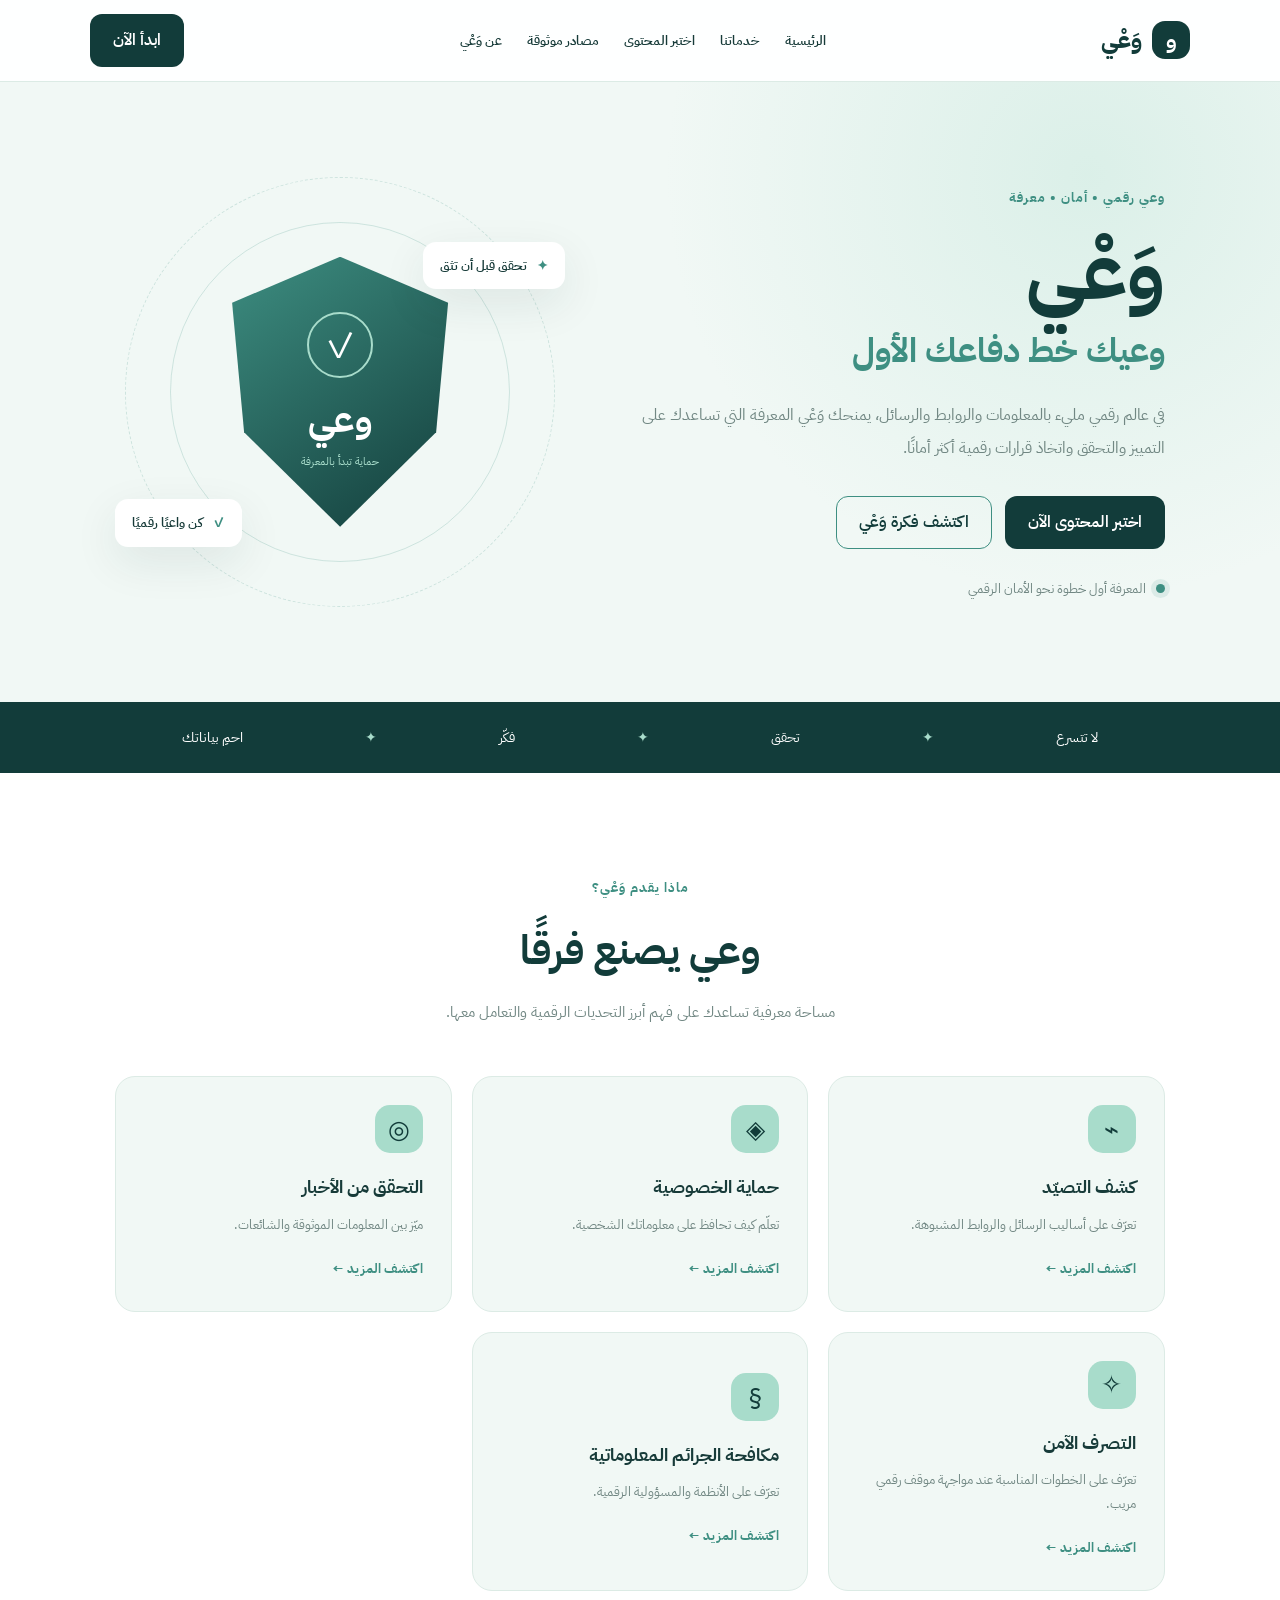
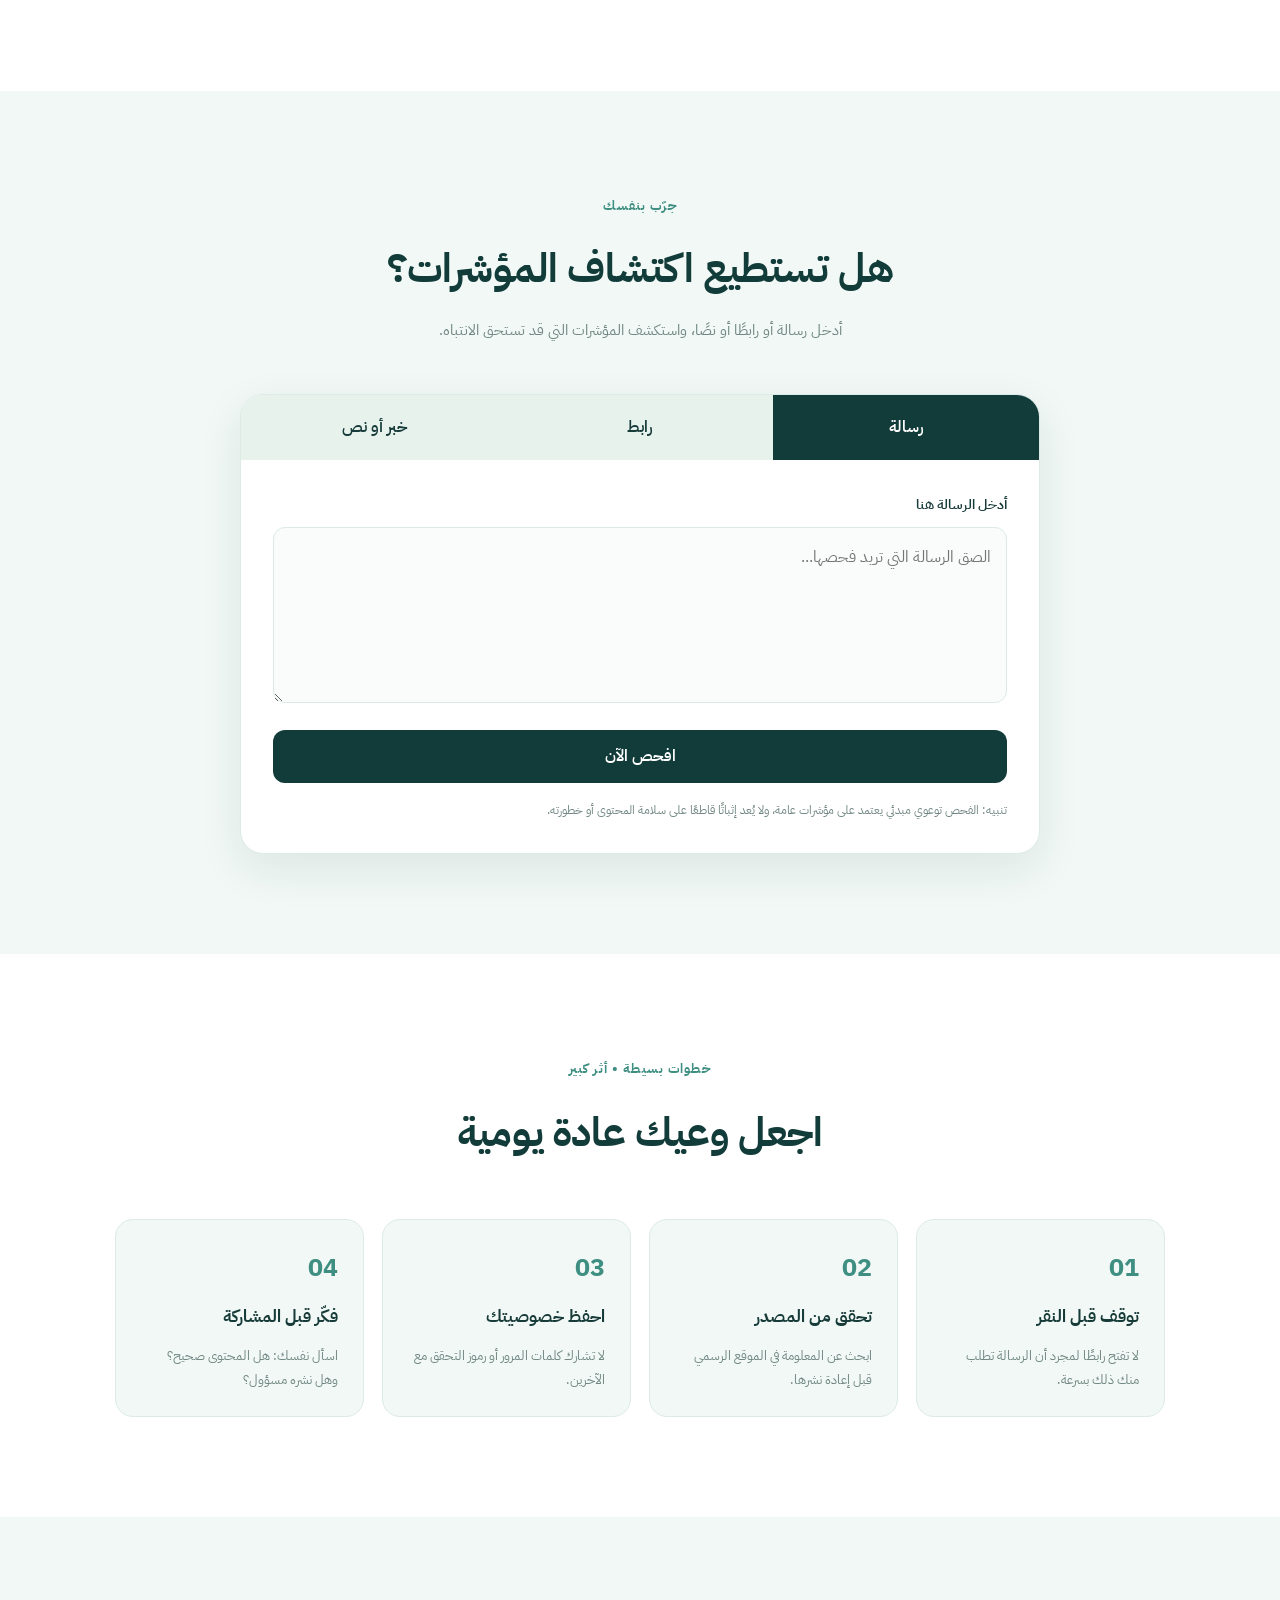
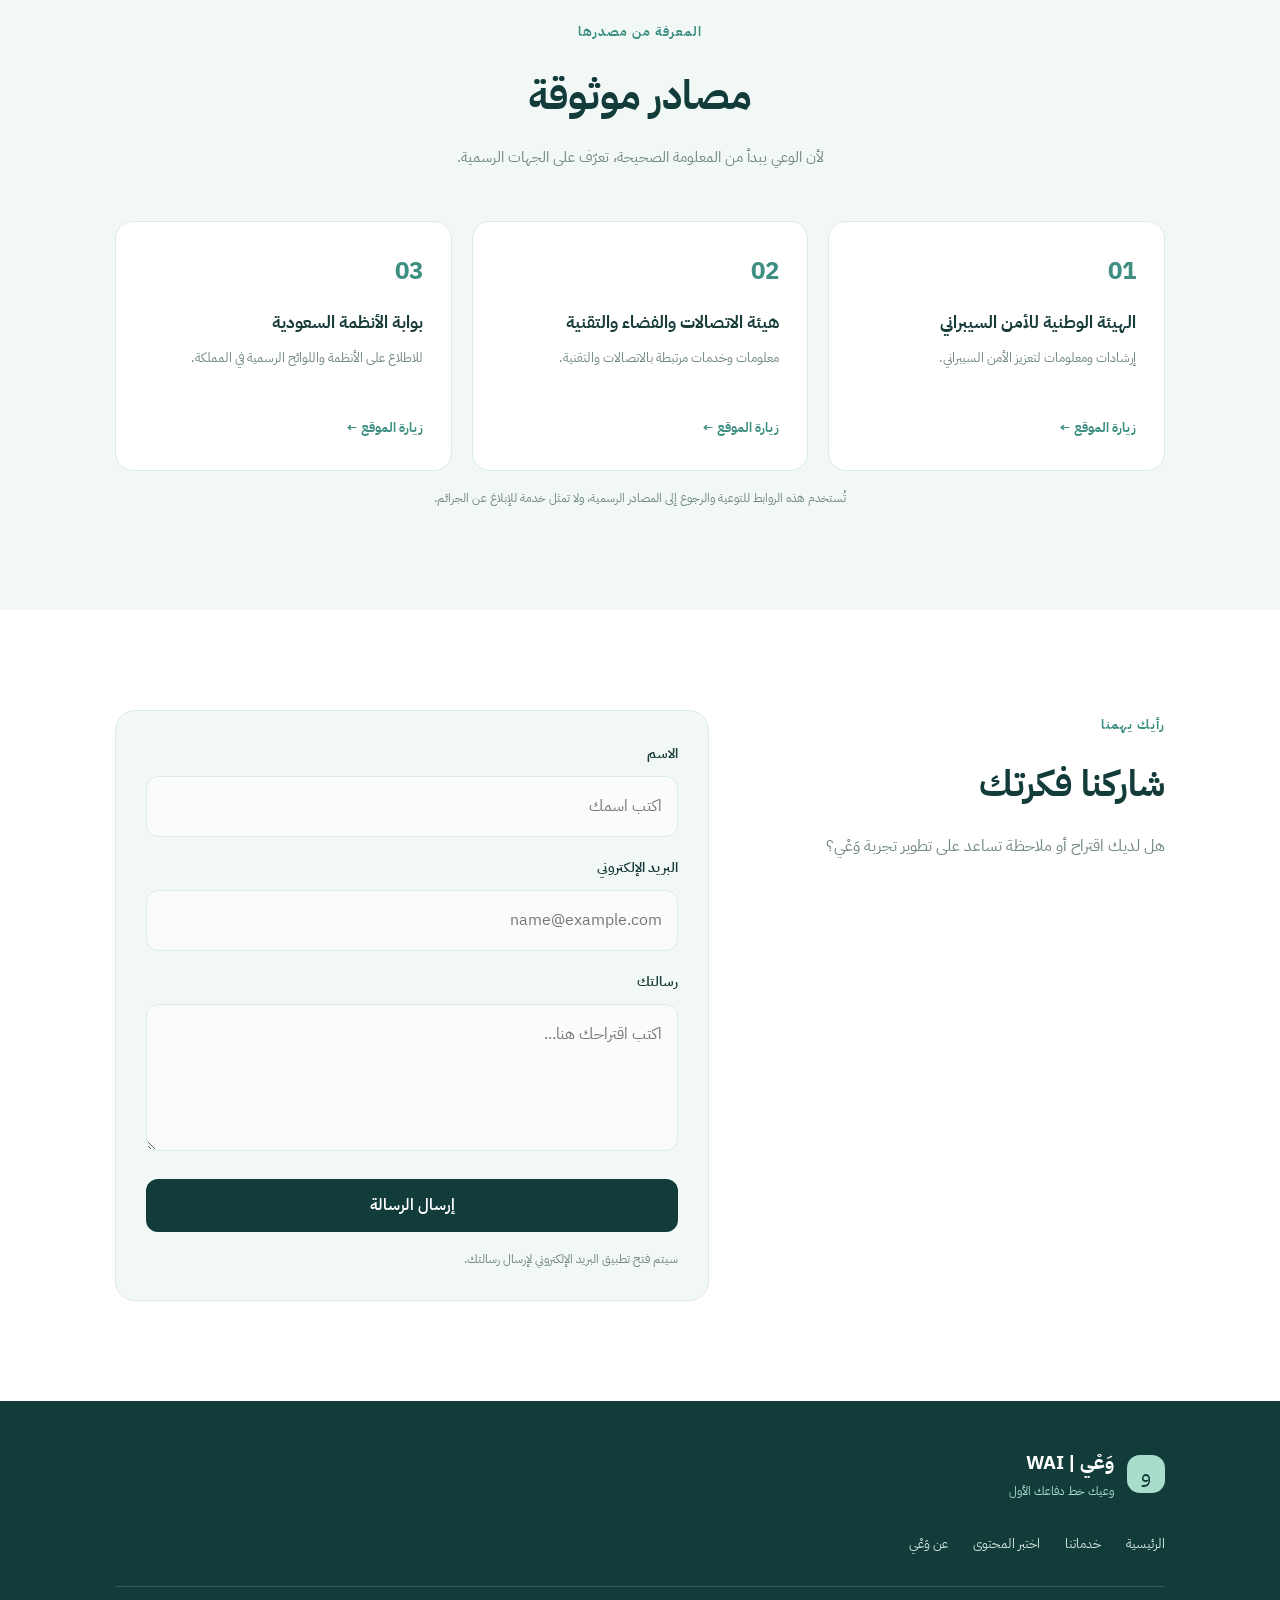
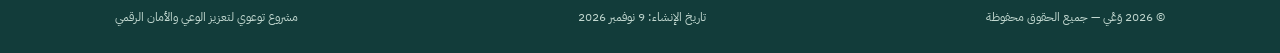
<file: index.html>
<!DOCTYPE html>
<html lang="ar" dir="rtl">
<head>
  <meta charset="UTF-8">
  <meta name="viewport" content="width=device-width, initial-scale=1.0">
  <meta name="theme-color" content="#123C3A">
  <meta name="description" content="وَعْي منصة توعوية لتعزيز الوعي والأمان الرقمي.">
  <title>وَعْي | وعيك خط دفاعك الأول</title>
  <link rel="stylesheet" href="style.css">
</head>
<body>

<header class="navbar">
  <a href="index.html" class="logo">
    <span class="logo-mark">و</span>
    <span>وَعْي</span>
  </a>

  <nav class="nav-links">
    <a href="#home">الرئيسية</a>
    <a href="#services">خدماتنا</a>
    <a href="#scanner">اختبر المحتوى</a>
    <a href="#sources">مصادر موثوقة</a>
    <a href="about.html">عن وَعْي</a>
  </nav>

  <a href="#scanner" class="nav-button">ابدأ الآن</a>
</header>

<main>

  <section class="hero section" id="home">
    <div class="hero-content reveal">
      <span class="eyebrow">وعي رقمي • أمان • معرفة</span>
      <h1>وَعْي</h1>
      <h2>وعيك خط دفاعك الأول</h2>

      <p>
        في عالم رقمي مليء بالمعلومات والروابط والرسائل،
        يمنحك وَعْي المعرفة التي تساعدك على التمييز
        والتحقق واتخاذ قرارات رقمية أكثر أمانًا.
      </p>

      <div class="hero-actions">
        <a href="#scanner" class="primary-button">اختبر المحتوى الآن</a>
        <a href="about.html" class="secondary-button">اكتشف فكرة وَعْي</a>
      </div>

      <div class="hero-note">
        <span class="status-dot"></span>
        المعرفة أول خطوة نحو الأمان الرقمي
      </div>
    </div>

    <div class="hero-visual reveal">
      <div class="orbit orbit-one"></div>
      <div class="orbit orbit-two"></div>

      <div class="shield">
        <div class="shield-inner">
          <span class="shield-icon">✓</span>
          <span class="shield-word">وعي</span>
          <small>حماية تبدأ بالمعرفة</small>
        </div>
      </div>

      <div class="floating-card card-top">
        <span>✦</span> تحقق قبل أن تثق
      </div>

      <div class="floating-card card-bottom">
        <span>✓</span> كن واعيًا رقميًا
      </div>
    </div>
  </section>

  <section class="intro-strip reveal">
    <span>لا تتسرع</span>
    <span class="strip-dot">✦</span>
    <span>تحقق</span>
    <span class="strip-dot">✦</span>
    <span>فكّر</span>
    <span class="strip-dot">✦</span>
    <span>احمِ بياناتك</span>
  </section>

  <section class="section services-section" id="services">
    <div class="section-heading reveal">
      <span class="eyebrow">ماذا يقدم وَعْي؟</span>
      <h2>وعي يصنع فرقًا</h2>
      <p>مساحة معرفية تساعدك على فهم أبرز التحديات الرقمية والتعامل معها.</p>
    </div>

    <div class="services-grid">

      <button class="service-card reveal" data-service="phishing">
        <span class="service-icon">⌁</span>
        <h3>كشف التصيّد</h3>
        <p>تعرّف على أساليب الرسائل والروابط المشبوهة.</p>
        <span class="service-more">اكتشف المزيد ←</span>
      </button>

      <button class="service-card reveal" data-service="privacy">
        <span class="service-icon">◈</span>
        <h3>حماية الخصوصية</h3>
        <p>تعلّم كيف تحافظ على معلوماتك الشخصية.</p>
        <span class="service-more">اكتشف المزيد ←</span>
      </button>

      <button class="service-card reveal" data-service="news">
        <span class="service-icon">◎</span>
        <h3>التحقق من الأخبار</h3>
        <p>ميّز بين المعلومات الموثوقة والشائعات.</p>
        <span class="service-more">اكتشف المزيد ←</span>
      </button>

      <button class="service-card reveal" data-service="safety">
        <span class="service-icon">✧</span>
        <h3>التصرف الآمن</h3>
        <p>تعرّف على الخطوات المناسبة عند مواجهة موقف رقمي مريب.</p>
        <span class="service-more">اكتشف المزيد ←</span>
      </button>

      <button class="service-card reveal" data-service="law">
        <span class="service-icon">§</span>
        <h3>مكافحة الجرائم المعلوماتية</h3>
        <p>تعرّف على الأنظمة والمسؤولية الرقمية.</p>
        <span class="service-more">اكتشف المزيد ←</span>
      </button>

    </div>

    <div class="service-detail" id="serviceDetail" hidden>
      <button class="detail-close" id="closeDetail" aria-label="إغلاق">×</button>
      <span class="eyebrow">مساحة معرفية من وَعْي</span>
      <h3 id="detailTitle"></h3>
      <p id="detailText"></p>
      <ul id="detailList"></ul>
    </div>
  </section>

  <section class="section scanner-section" id="scanner">
    <div class="section-heading reveal">
      <span class="eyebrow">جرّب بنفسك</span>
      <h2>هل تستطيع اكتشاف المؤشرات؟</h2>
      <p>أدخل رسالة أو رابطًا أو نصًا، واستكشف المؤشرات التي قد تستحق الانتباه.</p>
    </div>

    <div class="scanner-box reveal">
      <div class="scanner-tabs">
        <button class="scanner-tab active" data-tab="message">رسالة</button>
        <button class="scanner-tab" data-tab="link">رابط</button>
        <button class="scanner-tab" data-tab="content">خبر أو نص</button>
      </div>

      <div class="scanner-panel">
        <label for="scanInput" id="scanLabel">أدخل الرسالة هنا</label>

        <textarea id="scanInput" rows="5" placeholder="الصق الرسالة التي تريد فحصها..."></textarea>

        <button class="primary-button scan-button" id="scanButton">افحص الآن</button>

        <div class="scan-result" id="scanResult" aria-live="polite" hidden>
          <h3 id="resultTitle"></h3>
          <p id="resultText"></p>
          <ul id="resultList"></ul>
        </div>

        <p class="disclaimer">
          تنبيه: الفحص توعوي مبدئي يعتمد على مؤشرات عامة،
          ولا يُعد إثباتًا قاطعًا على سلامة المحتوى أو خطورته.
        </p>
      </div>
    </div>
  </section>

  <section class="section tips-section">
    <div class="section-heading reveal">
      <span class="eyebrow">خطوات بسيطة • أثر كبير</span>
      <h2>اجعل وعيك عادة يومية</h2>
    </div>

    <div class="tips-grid">
      <article class="tip-card reveal">
        <span>01</span>
        <h3>توقف قبل النقر</h3>
        <p>لا تفتح رابطًا لمجرد أن الرسالة تطلب منك ذلك بسرعة.</p>
      </article>

      <article class="tip-card reveal">
        <span>02</span>
        <h3>تحقق من المصدر</h3>
        <p>ابحث عن المعلومة في الموقع الرسمي قبل إعادة نشرها.</p>
      </article>

      <article class="tip-card reveal">
        <span>03</span>
        <h3>احفظ خصوصيتك</h3>
        <p>لا تشارك كلمات المرور أو رموز التحقق مع الآخرين.</p>
      </article>

      <article class="tip-card reveal">
        <span>04</span>
        <h3>فكّر قبل المشاركة</h3>
        <p>اسأل نفسك: هل المحتوى صحيح؟ وهل نشره مسؤول؟</p>
      </article>
    </div>
  </section>

  <section class="section sources-section" id="sources">
    <div class="section-heading reveal">
      <span class="eyebrow">المعرفة من مصدرها</span>
      <h2>مصادر موثوقة</h2>
      <p>لأن الوعي يبدأ من المعلومة الصحيحة، تعرّف على الجهات الرسمية.</p>
    </div>

    <div class="sources-grid">
      <a class="source-card reveal" href="https://nca.gov.sa/" target="_blank" rel="noopener noreferrer">
        <span>01</span>
        <h3>الهيئة الوطنية للأمن السيبراني</h3>
        <p>إرشادات ومعلومات لتعزيز الأمن السيبراني.</p>
        <b>زيارة الموقع ←</b>
      </a>

      <a class="source-card reveal" href="https://cst.gov.sa/" target="_blank" rel="noopener noreferrer">
        <span>02</span>
        <h3>هيئة الاتصالات والفضاء والتقنية</h3>
        <p>معلومات وخدمات مرتبطة بالاتصالات والتقنية.</p>
        <b>زيارة الموقع ←</b>
      </a>

      <a class="source-card reveal" href="https://laws.boe.gov.sa/" target="_blank" rel="noopener noreferrer">
        <span>03</span>
        <h3>بوابة الأنظمة السعودية</h3>
        <p>للاطلاع على الأنظمة واللوائح الرسمية في المملكة.</p>
        <b>زيارة الموقع ←</b>
      </a>
    </div>

    <p class="source-note">
      تُستخدم هذه الروابط للتوعية والرجوع إلى المصادر الرسمية،
      ولا تمثل خدمة للإبلاغ عن الجرائم.
    </p>
  </section>

  <section class="section contact-section" id="contact">
    <div class="contact-content reveal">
      <span class="eyebrow">رأيك يهمنا</span>
      <h2>شاركنا فكرتك</h2>
      <p>هل لديك اقتراح أو ملاحظة تساعد على تطوير تجربة وَعْي؟</p>
    </div>

    <form class="contact-form reveal" id="contactForm">
      <label for="contactName">الاسم</label>
      <input id="contactName" type="text" placeholder="اكتب اسمك" required>

      <label for="contactEmail">البريد الإلكتروني</label>
      <input id="contactEmail" type="email" placeholder="name@example.com" required>

      <label for="contactMessage">رسالتك</label>
      <textarea id="contactMessage" rows="4" placeholder="اكتب اقتراحك هنا..." required></textarea>

      <button type="submit" class="primary-button">إرسال الرسالة</button>
      <p class="form-note">سيتم فتح تطبيق البريد الإلكتروني لإرسال رسالتك.</p>
    </form>
  </section>

</main>

<footer class="footer">
  <div class="footer-brand">
    <span class="logo-mark">و</span>
    <div>
      <strong>وَعْي | WAI</strong>
      <p>وعيك خط دفاعك الأول</p>
    </div>
  </div>

  <div class="footer-links">
    <a href="#home">الرئيسية</a>
    <a href="#services">خدماتنا</a>
    <a href="#scanner">اختبر المحتوى</a>
    <a href="about.html">عن وَعْي</a>
  </div>

  <div class="footer-bottom">
    <p>© 2026 وَعْي — جميع الحقوق محفوظة</p>
    <p>تاريخ الإنشاء: 9 نوفمبر 2026</p>
    <p>مشروع توعوي لتعزيز الوعي والأمان الرقمي</p>
  </div>
</footer>

<button id="backToTop" class="back-to-top" aria-label="العودة للأعلى">↑</button>

<script src="script.js"></script>
</body>
</html>
</file>
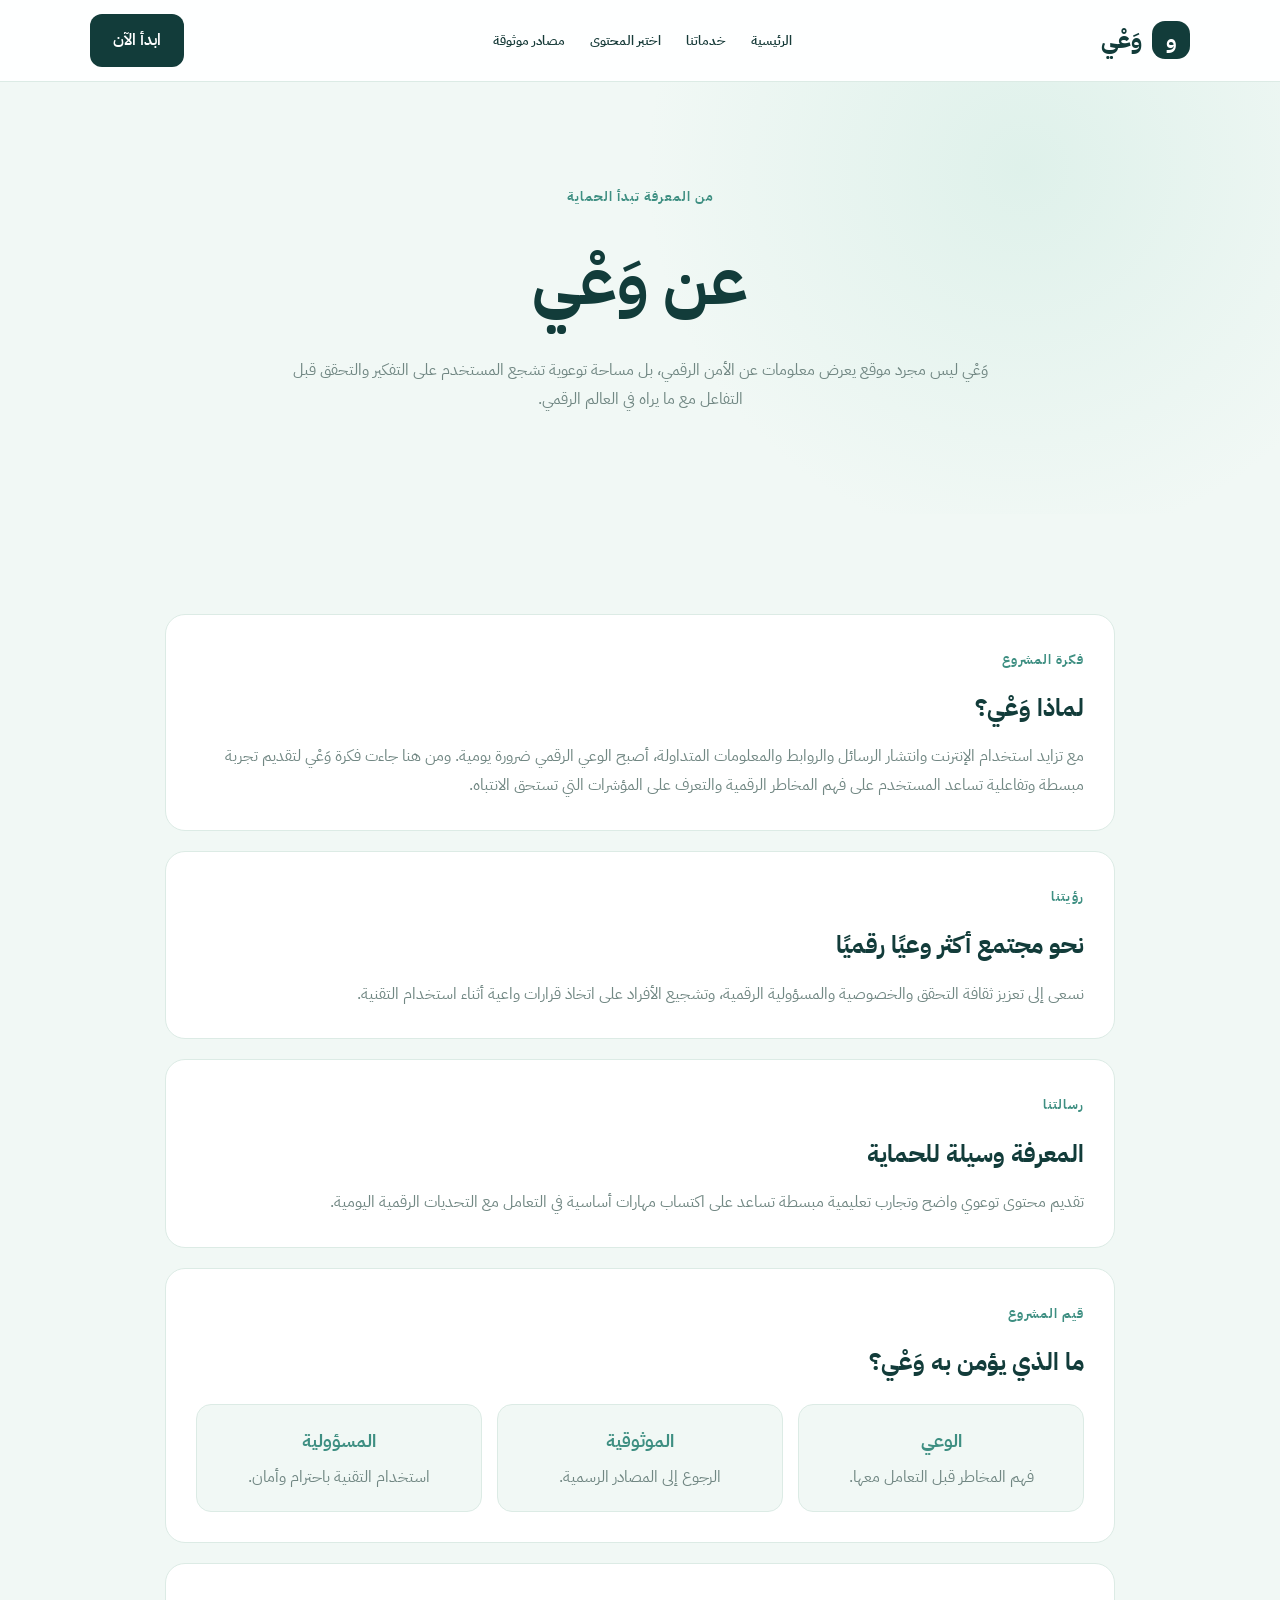
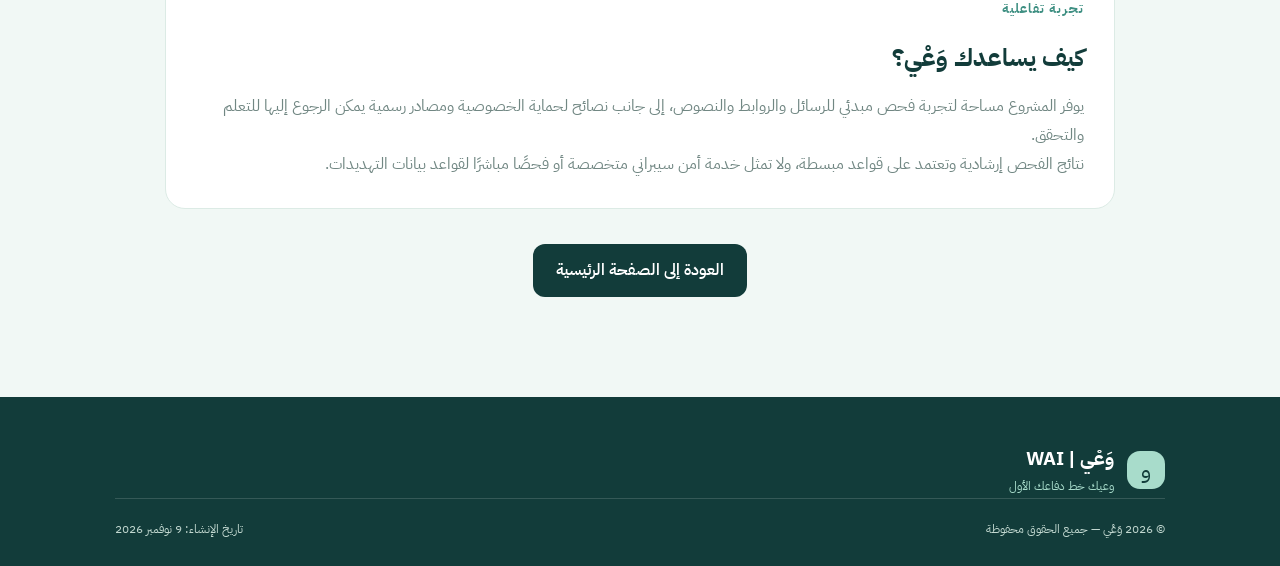
<file: about.html>
<!DOCTYPE html>
<html lang="ar" dir="rtl">
<head>
  <meta charset="UTF-8">
  <meta name="viewport" content="width=device-width, initial-scale=1.0">
  <meta name="theme-color" content="#123C3A">
  <title>عن وَعْي | WAI</title>
  <link rel="stylesheet" href="style.css">
</head>

<body>

<header class="navbar">
  <a href="index.html" class="logo">
    <span class="logo-mark">و</span>
    <span>وَعْي</span>
  </a>

  <nav class="nav-links">
    <a href="index.html">الرئيسية</a>
    <a href="index.html#services">خدماتنا</a>
    <a href="index.html#scanner">اختبر المحتوى</a>
    <a href="index.html#sources">مصادر موثوقة</a>
  </nav>

  <a href="index.html#scanner" class="nav-button">ابدأ الآن</a>
</header>

<main>

  <section class="about-hero">
    <span class="eyebrow">من المعرفة تبدأ الحماية</span>
    <h1>عن وَعْي</h1>
    <p>
      وَعْي ليس مجرد موقع يعرض معلومات عن الأمن الرقمي،
      بل مساحة توعوية تشجع المستخدم على التفكير والتحقق
      قبل التفاعل مع ما يراه في العالم الرقمي.
    </p>
  </section>

  <section class="section">
    <div class="about-content">

      <article class="about-block reveal">
        <span class="eyebrow">فكرة المشروع</span>
        <h2>لماذا وَعْي؟</h2>
        <p>
          مع تزايد استخدام الإنترنت وانتشار الرسائل والروابط
          والمعلومات المتداولة، أصبح الوعي الرقمي ضرورة يومية.
          ومن هنا جاءت فكرة وَعْي لتقديم تجربة مبسطة وتفاعلية
          تساعد المستخدم على فهم المخاطر الرقمية والتعرف
          على المؤشرات التي تستحق الانتباه.
        </p>
      </article>

      <article class="about-block reveal">
        <span class="eyebrow">رؤيتنا</span>
        <h2>نحو مجتمع أكثر وعيًا رقميًا</h2>
        <p>
          نسعى إلى تعزيز ثقافة التحقق والخصوصية والمسؤولية
          الرقمية، وتشجيع الأفراد على اتخاذ قرارات واعية
          أثناء استخدام التقنية.
        </p>
      </article>

      <article class="about-block reveal">
        <span class="eyebrow">رسالتنا</span>
        <h2>المعرفة وسيلة للحماية</h2>
        <p>
          تقديم محتوى توعوي واضح وتجارب تعليمية مبسطة
          تساعد على اكتساب مهارات أساسية في التعامل
          مع التحديات الرقمية اليومية.
        </p>
      </article>

      <article class="about-block reveal">
        <span class="eyebrow">قيم المشروع</span>
        <h2>ما الذي يؤمن به وَعْي؟</h2>

        <div class="about-values">
          <div class="about-value">
            <strong>الوعي</strong>
            <p>فهم المخاطر قبل التعامل معها.</p>
          </div>

          <div class="about-value">
            <strong>الموثوقية</strong>
            <p>الرجوع إلى المصادر الرسمية.</p>
          </div>

          <div class="about-value">
            <strong>المسؤولية</strong>
            <p>استخدام التقنية باحترام وأمان.</p>
          </div>
        </div>
      </article>

      <article class="about-block reveal">
        <span class="eyebrow">تجربة تفاعلية</span>
        <h2>كيف يساعدك وَعْي؟</h2>
        <p>
          يوفر المشروع مساحة لتجربة فحص مبدئي للرسائل
          والروابط والنصوص، إلى جانب نصائح لحماية الخصوصية
          ومصادر رسمية يمكن الرجوع إليها للتعلم والتحقق.
        </p>
        <p>
          نتائج الفحص إرشادية وتعتمد على قواعد مبسطة،
          ولا تمثل خدمة أمن سيبراني متخصصة أو فحصًا مباشرًا
          لقواعد بيانات التهديدات.
        </p>
      </article>

      <div style="text-align:center; margin-top:35px;">
        <a href="index.html" class="primary-button">العودة إلى الصفحة الرئيسية</a>
      </div>

    </div>
  </section>

</main>

<footer class="footer">
  <div class="footer-brand">
    <span class="logo-mark">و</span>
    <div>
      <strong>وَعْي | WAI</strong>
      <p>وعيك خط دفاعك الأول</p>
    </div>
  </div>

  <div class="footer-bottom">
    <p>© 2026 وَعْي — جميع الحقوق محفوظة</p>
    <p>تاريخ الإنشاء: 9 نوفمبر 2026</p>
  </div>
</footer>

<script src="script.js"></script>
</body>
</html>
</file>
<file: style.css>
@import url('https://fonts.googleapis.com/css2?family=IBM+Plex+Sans+Arabic:wght@400;500;600;700&display=swap');

:root {
  --dark: #123C3A;
  --green: #3E8F82;
  --mint: #A8DCCB;
  --light: #F1F8F5;
  --text: #173B39;
  --white: #FFFFFF;
  --muted: #718783;
  --border: #DCEBE5;
  --shadow: 0 15px 45px rgba(18, 60, 58, 0.09);
}

* {
  margin: 0;
  padding: 0;
  box-sizing: border-box;
}

html {
  scroll-behavior: smooth;
  scroll-padding-top: 90px;
}

body {
  font-family: 'IBM Plex Sans Arabic', sans-serif;
  background: var(--light);
  color: var(--text);
  line-height: 1.8;
  overflow-x: hidden;
}

a {
  color: inherit;
  text-decoration: none;
}

button, input, textarea {
  font: inherit;
}

button {
  cursor: pointer;
}

.navbar {
  width: 100%;
  min-height: 78px;
  padding: 14px 7%;
  display: flex;
  align-items: center;
  justify-content: space-between;
  gap: 20px;
  background: rgba(255,255,255,0.92);
  backdrop-filter: blur(15px);
  position: sticky;
  top: 0;
  z-index: 100;
  border-bottom: 1px solid var(--border);
}

.logo {
  display: flex;
  align-items: center;
  gap: 10px;
  font-size: 23px;
  font-weight: 700;
  color: var(--dark);
}

.logo-mark {
  width: 38px;
  height: 38px;
  border-radius: 13px;
  display: inline-grid;
  place-items: center;
  background: var(--dark);
  color: white;
  font-size: 22px;
}

.nav-links {
  display: flex;
  align-items: center;
  gap: 25px;
}

.nav-links a {
  font-size: 13px;
  font-weight: 600;
  color: var(--text);
  transition: 0.3s;
}

.nav-links a:hover,
.footer-links a:hover {
  color: var(--green);
}

.nav-button,
.primary-button {
  display: inline-flex;
  align-items: center;
  justify-content: center;
  background: var(--dark);
  color: white;
  border: 0;
  border-radius: 12px;
  padding: 12px 23px;
  font-weight: 600;
  transition: 0.3s;
}

.nav-button:hover,
.primary-button:hover {
  background: var(--green);
  transform: translateY(-2px);
}

.section {
  padding: 100px 9%;
}

.hero {
  min-height: 620px;
  display: grid;
  grid-template-columns: 1.1fr 0.9fr;
  align-items: center;
  gap: 50px;
  background:
    radial-gradient(circle at 85% 15%, rgba(168,220,203,0.3), transparent 35%),
    var(--light);
}

.eyebrow {
  display: inline-block;
  color: var(--green);
  font-size: 13px;
  font-weight: 700;
  letter-spacing: 1px;
  margin-bottom: 16px;
}

.hero h1 {
  font-size: clamp(55px, 7vw, 78px);
  line-height: 1.2;
  color: var(--dark);
  margin-bottom: 5px;
}

.hero h2 {
  font-size: clamp(24px, 3vw, 34px);
  line-height: 1.6;
  color: var(--green);
  margin-bottom: 20px;
}

.hero-content > p {
  max-width: 570px;
  color: var(--muted);
  font-size: 16px;
  line-height: 2.1;
}

.hero-actions {
  display: flex;
  flex-wrap: wrap;
  gap: 13px;
  margin-top: 30px;
}

.secondary-button {
  border: 1px solid var(--green);
  border-radius: 12px;
  padding: 11px 22px;
  color: var(--dark);
  font-weight: 600;
  transition: 0.3s;
}

.secondary-button:hover {
  background: var(--mint);
}

.hero-note {
  margin-top: 28px;
  color: var(--muted);
  font-size: 13px;
  display: flex;
  align-items: center;
  gap: 10px;
}

.status-dot {
  width: 9px;
  height: 9px;
  background: var(--green);
  border-radius: 50%;
  box-shadow: 0 0 0 5px rgba(62,143,130,0.12);
}

.hero-visual {
  min-height: 410px;
  position: relative;
  display: grid;
  place-items: center;
}

.orbit {
  position: absolute;
  border: 1px solid rgba(62,143,130,0.2);
  border-radius: 50%;
}

.orbit-one {
  width: 340px;
  height: 340px;
}

.orbit-two {
  width: 430px;
  height: 430px;
  border-style: dashed;
}

.shield {
  width: 240px;
  height: 270px;
  background: linear-gradient(145deg, var(--green), var(--dark));
  clip-path: polygon(50% 0, 95% 17%, 90% 65%, 50% 100%, 10% 65%, 5% 17%);
  display: grid;
  place-items: center;
  filter: drop-shadow(0 20px 30px rgba(18,60,58,0.2));
  position: relative;
  z-index: 2;
}

.shield-inner {
  display: flex;
  flex-direction: column;
  align-items: center;
  color: white;
}

.shield-icon {
  width: 66px;
  height: 66px;
  border: 2px solid var(--mint);
  border-radius: 50%;
  display: grid;
  place-items: center;
  font-size: 36px;
  margin-bottom: 10px;
}

.shield-word {
  font-size: 36px;
  font-weight: 700;
}

.shield-inner small {
  color: var(--mint);
  font-size: 11px;
}

.floating-card {
  position: absolute;
  z-index: 3;
  background: white;
  padding: 12px 17px;
  border-radius: 13px;
  box-shadow: var(--shadow);
  font-size: 13px;
  font-weight: 600;
}

.floating-card span {
  color: var(--green);
  margin-left: 7px;
}

.card-top {
  top: 55px;
  right: 0;
}

.card-bottom {
  bottom: 50px;
  left: 0;
}

.intro-strip {
  background: var(--dark);
  color: white;
  padding: 23px 10%;
  display: flex;
  align-items: center;
  justify-content: space-around;
  flex-wrap: wrap;
  gap: 15px;
  font-size: 14px;
}

.strip-dot {
  color: var(--mint);
}

.section-heading {
  text-align: center;
  max-width: 700px;
  margin: 0 auto 50px;
}

.section-heading h2 {
  color: var(--dark);
  font-size: clamp(27px, 4vw, 40px);
  margin-bottom: 12px;
}

.section-heading p {
  color: var(--muted);
  font-size: 15px;
}

.services-section {
  background: white;
}

.services-grid {
  display: grid;
  grid-template-columns: repeat(3, 1fr);
  gap: 20px;
}

.service-card {
  background: var(--light);
  border: 1px solid var(--border);
  border-radius: 20px;
  text-align: right;
  padding: 28px;
  color: var(--text);
  transition: 0.3s;
  min-height: 230px;
}

.service-card:hover,
.service-card.selected {
  border-color: var(--green);
  transform: translateY(-5px);
  box-shadow: var(--shadow);
  background: white;
}

.service-icon {
  width: 48px;
  height: 48px;
  display: grid;
  place-items: center;
  border-radius: 15px;
  background: var(--mint);
  color: var(--dark);
  font-size: 25px;
  margin-bottom: 18px;
}

.service-card h3 {
  font-size: 18px;
  margin-bottom: 9px;
}

.service-card p {
  color: var(--muted);
  font-size: 13px;
  margin-bottom: 18px;
}

.service-more {
  color: var(--green);
  font-size: 13px;
  font-weight: 700;
}

.service-detail {
  position: relative;
  margin-top: 30px;
  background: var(--dark);
  color: white;
  padding: 35px;
  border-radius: 20px;
  animation: appear 0.35s ease;
}

.service-detail h3 {
  font-size: 24px;
  margin-bottom: 12px;
}

.service-detail p {
  color: #D2E6DE;
  margin-bottom: 15px;
}

.service-detail ul {
  padding-right: 22px;
  color: var(--mint);
}

.detail-close {
  position: absolute;
  left: 20px;
  top: 15px;
  background: transparent;
  color: white;
  border: 0;
  font-size: 28px;
}

.scanner-section {
  background: var(--light);
}

.scanner-box {
  max-width: 800px;
  margin: auto;
  background: white;
  border: 1px solid var(--border);
  border-radius: 23px;
  overflow: hidden;
  box-shadow: var(--shadow);
}

.scanner-tabs {
  display: flex;
  background: #E7F2ED;
}

.scanner-tab {
  flex: 1;
  padding: 18px 10px;
  border: 0;
  background: transparent;
  color: var(--text);
  font-weight: 600;
  transition: 0.3s;
}

.scanner-tab.active {
  background: var(--dark);
  color: white;
}

.scanner-panel {
  padding: 32px;
}

.scanner-panel label,
.contact-form label {
  display: block;
  font-weight: 600;
  font-size: 14px;
  margin-bottom: 10px;
}

.scanner-panel textarea,
.contact-form textarea,
.contact-form input {
  width: 100%;
  border: 1px solid var(--border);
  border-radius: 12px;
  padding: 15px;
  outline: none;
  resize: vertical;
  color: var(--text);
  background: #FAFCFB;
}

.scanner-panel textarea:focus,
.contact-form textarea:focus,
.contact-form input:focus {
  border-color: var(--green);
  box-shadow: 0 0 0 3px rgba(62,143,130,0.1);
}

.scan-button {
  width: 100%;
  margin-top: 17px;
}

.scan-result {
  margin-top: 25px;
  background: var(--light);
  border: 1px solid var(--border);
  border-radius: 15px;
  padding: 22px;
  animation: appear 0.3s ease;
}

.scan-result h3 {
  color: var(--dark);
  margin-bottom: 8px;
}

.scan-result p {
  color: var(--muted);
  font-size: 14px;
}

.scan-result ul {
  padding-right: 22px;
  margin-top: 12px;
  font-size: 14px;
}

.disclaimer,
.form-note,
.source-note {
  color: var(--muted);
  font-size: 12px;
  margin-top: 17px;
}

.tips-section {
  background: white;
}

.tips-grid {
  display: grid;
  grid-template-columns: repeat(4, 1fr);
  gap: 18px;
}

.tip-card {
  padding: 25px;
  background: var(--light);
  border-radius: 18px;
  border: 1px solid var(--border);
  transition: 0.3s;
}

.tip-card:hover {
  transform: translateY(-5px);
  box-shadow: var(--shadow);
}

.tip-card > span {
  color: var(--green);
  font-size: 25px;
  font-weight: 700;
}

.tip-card h3 {
  margin: 12px 0;
  font-size: 17px;
}

.tip-card p {
  color: var(--muted);
  font-size: 13px;
}

.sources-section {
  background: var(--light);
}

.sources-grid {
  display: grid;
  grid-template-columns: repeat(3, 1fr);
  gap: 20px;
}

.source-card {
  background: white;
  padding: 28px;
  border-radius: 18px;
  border: 1px solid var(--border);
  transition: 0.3s;
}

.source-card:hover {
  transform: translateY(-5px);
  border-color: var(--green);
  box-shadow: var(--shadow);
}

.source-card > span {
  color: var(--green);
  font-size: 24px;
  font-weight: 700;
}

.source-card h3 {
  margin: 15px 0 8px;
  font-size: 17px;
}

.source-card p {
  color: var(--muted);
  font-size: 13px;
  min-height: 55px;
}

.source-card b {
  display: inline-block;
  margin-top: 15px;
  color: var(--green);
  font-size: 13px;
}

.source-note {
  text-align: center;
}

.contact-section {
  background: white;
  display: grid;
  grid-template-columns: 0.8fr 1.2fr;
  gap: 60px;
  align-items: start;
}

.contact-content h2 {
  color: var(--dark);
  font-size: 36px;
  margin-bottom: 15px;
}

.contact-content p {
  color: var(--muted);
}

.contact-form {
  background: var(--light);
  padding: 30px;
  border-radius: 20px;
  border: 1px solid var(--border);
}

.contact-form input,
.contact-form textarea {
  margin-bottom: 18px;
}

.contact-form button {
  width: 100%;
}

.footer {
  background: var(--dark);
  color: white;
  padding: 45px 9% 25px;
}

.footer-brand {
  display: flex;
  align-items: center;
  gap: 13px;
}

.footer-brand .logo-mark {
  background: var(--mint);
  color: var(--dark);
}

.footer-brand strong {
  font-size: 19px;
}

.footer-brand p {
  color: var(--mint);
  font-size: 12px;
}

.footer-links {
  display: flex;
  flex-wrap: wrap;
  gap: 25px;
  margin: 30px 0;
  font-size: 13px;
  color: #D2E6DE;
}

.footer-bottom {
  border-top: 1px solid rgba(255,255,255,0.15);
  padding-top: 20px;
  display: flex;
  justify-content: space-between;
  gap: 15px;
  flex-wrap: wrap;
  color: #C2D8D0;
  font-size: 12px;
}

.back-to-top {
  position: fixed;
  bottom: 25px;
  left: 25px;
  width: 45px;
  height: 45px;
  border: 0;
  border-radius: 13px;
  background: var(--green);
  color: white;
  font-size: 23px;
  box-shadow: var(--shadow);
  display: none;
  z-index: 50;
}

.back-to-top.show {
  display: block;
}

.reveal {
  opacity: 0;
  transform: translateY(25px);
  transition: opacity 0.7s ease, transform 0.7s ease;
}

.reveal.visible {
  opacity: 1;
  transform: translateY(0);
}

@keyframes appear {
  from {
    opacity: 0;
    transform: translateY(12px);
  }
  to {
    opacity: 1;
    transform: translateY(0);
  }
}

/* صفحة عن وَعْي */

.about-hero {
  background:
    radial-gradient(circle at 80% 20%, rgba(168,220,203,0.25), transparent 35%),
    var(--light);
  padding: 100px 9%;
  text-align: center;
}

.about-hero h1 {
  font-size: clamp(40px, 6vw, 65px);
  color: var(--dark);
  margin-bottom: 15px;
}

.about-hero p {
  color: var(--muted);
  max-width: 700px;
  margin: auto;
}

.about-content {
  max-width: 950px;
  margin: auto;
}

.about-block {
  padding: 30px;
  background: white;
  border: 1px solid var(--border);
  border-radius: 20px;
  margin-bottom: 20px;
}

.about-block h2 {
  color: var(--dark);
  margin-bottom: 12px;
}

.about-block p {
  color: var(--muted);
}

.about-values {
  display: grid;
  grid-template-columns: repeat(3, 1fr);
  gap: 15px;
  margin-top: 20px;
}

.about-value {
  background: var(--light);
  border-radius: 15px;
  padding: 20px;
  text-align: center;
  border: 1px solid var(--border);
}

.about-value strong {
  color: var(--green);
  display: block;
  font-size: 18px;
  margin-bottom: 5px;
}

@media (max-width: 900px) {
  .nav-links {
    gap: 12px;
  }

  .nav-links a {
    font-size: 12px;
  }

  .hero {
    gap: 20px;
  }

  .services-grid {
    grid-template-columns: repeat(2, 1fr);
  }

  .tips-grid {
    grid-template-columns: repeat(2, 1fr);
  }
}

@media (max-width: 650px) {
  .navbar {
    padding: 12px 5%;
    flex-wrap: wrap;
  }

  .nav-links {
    order: 3;
    width: 100%;
    overflow-x: auto;
    padding: 8px 0;
    justify-content: flex-start;
  }

  .nav-links a {
    white-space: nowrap;
  }

  .nav-button {
    padding: 8px 13px;
    font-size: 12px;
  }

  .section {
    padding: 70px 6%;
  }

  .hero {
    grid-template-columns: 1fr;
    text-align: center;
    padding-top: 70px;
  }

  .hero-content > p {
    margin: auto;
  }

  .hero-actions,
  .hero-note {
    justify-content: center;
  }

  .hero-visual {
    min-height: 360px;
    margin-top: 10px;
  }

  .orbit-one {
    width: 280px;
    height: 280px;
  }

  .orbit-two {
    width: 330px;
    height: 330px;
  }

  .shield {
    width: 200px;
    height: 225px;
  }

  .card-top {
    right: 0;
  }

  .card-bottom {
    left: 0;
  }

  .intro-strip {
    padding: 20px 5%;
    gap: 10px;
    font-size: 12px;
  }

  .services-grid,
  .sources-grid,
  .tips-grid,
  .contact-section,
  .about-values {
    grid-template-columns: 1fr;
  }

  .service-card {
    min-height: auto;
  }

  .scanner-panel {
    padding: 20px;
  }

  .scanner-tab {
    font-size: 12px;
  }

  .contact-content h2 {
    font-size: 30px;
  }

  .footer {
    padding: 35px 6% 20px;
  }

  .footer-bottom {
    flex-direction: column;
  }

  .about-hero {
    padding: 75px 6%;
  }
}

@media (prefers-reduced-motion: reduce) {
  html {
    scroll-behavior: auto;
  }

  *, *::before, *::after {
    animation-duration: 0.01ms !important;
    transition-duration: 0.01ms !important;
  }
}
</file>
